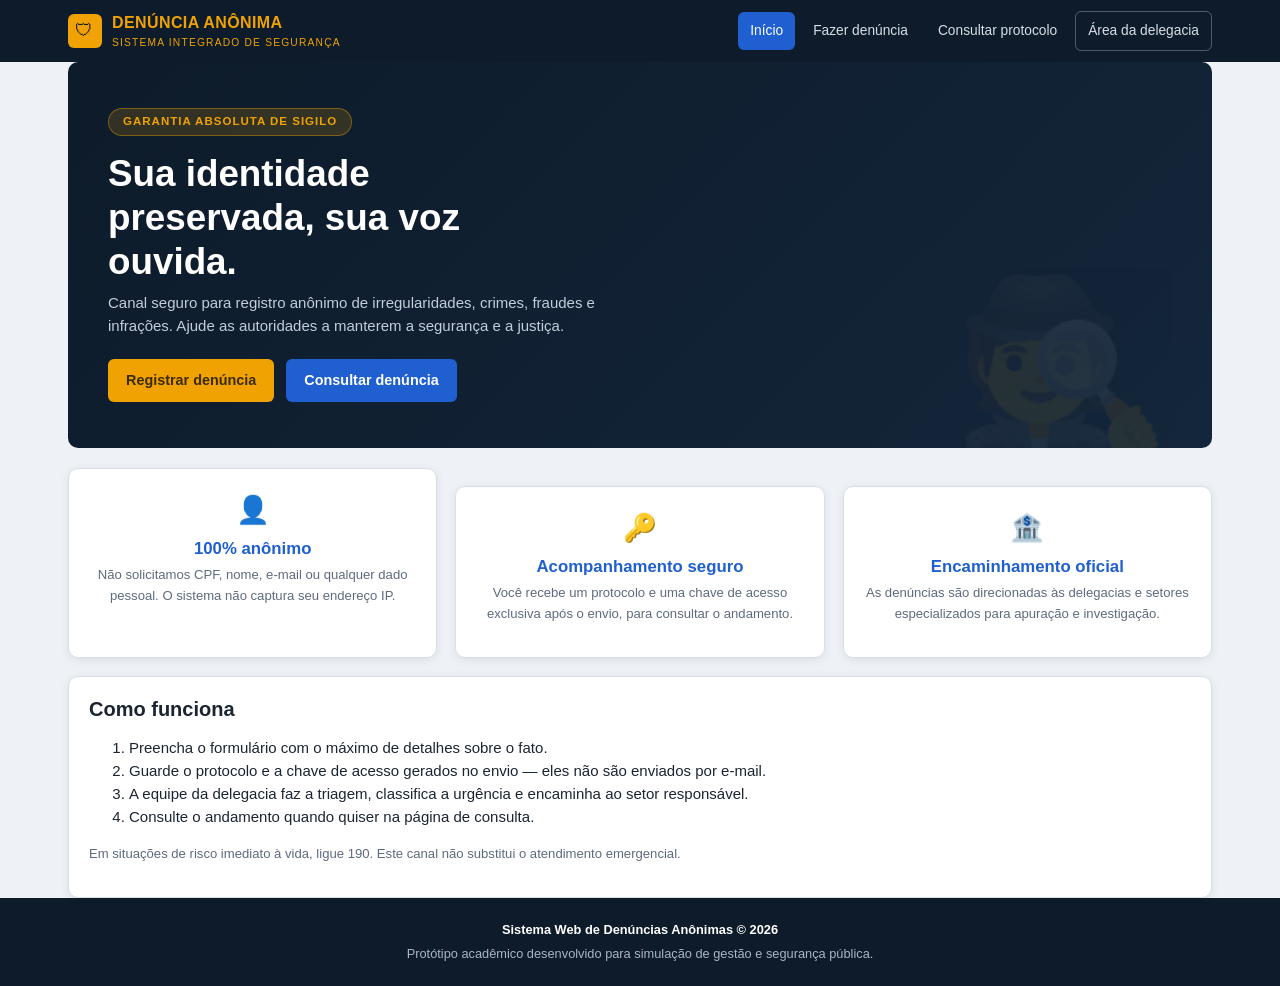
<file: index.html>
<!DOCTYPE html>
<html lang="pt-BR">
<head>
  <meta charset="UTF-8">
  <meta name="viewport" content="width=device-width, initial-scale=1">
  <title>Denúncia Anônima — Sistema Integrado de Segurança</title>
  <meta name="description" content="Canal seguro para registro anônimo de irregularidades, crimes, fraudes e infrações.">
  <link rel="stylesheet" href="css/estilo.css">
</head>
<body>

  <header class="topo">
    <div class="container">
      <a class="marca" href="index.html">
        <span class="escudo" aria-hidden="true">&#128737;</span>
        <span>
          <strong>DENÚNCIA ANÔNIMA</strong>
          <span>SISTEMA INTEGRADO DE SEGURANÇA</span>
        </span>
      </a>

      <button class="abre-menu" aria-label="Abrir menu" aria-expanded="false">&#9776;</button>

      <nav class="menu">
        <a class="ativo" href="index.html">Início</a>
        <a href="denuncia.html">Fazer denúncia</a>
        <a href="consultar.html">Consultar protocolo</a>
        <a class="destaque" href="delegacia.html">Área da delegacia</a>
      </nav>
    </div>
  </header>

  <main class="container">

    <section class="hero">
      <span class="selo">GARANTIA ABSOLUTA DE SIGILO</span>
      <h1>Sua identidade preservada, sua voz ouvida.</h1>
      <p>Canal seguro para registro anônimo de irregularidades, crimes, fraudes e infrações.
         Ajude as autoridades a manterem a segurança e a justiça.</p>
      <div class="hero-acoes">
        <a class="botao botao-primario" href="denuncia.html">Registrar denúncia</a>
        <a class="botao botao-azul" href="consultar.html">Consultar denúncia</a>
      </div>
      <span class="silhueta" aria-hidden="true">&#128373;</span>
    </section>

    <section class="grade-3 destaques">
      <article class="cartao">
        <span class="icone" aria-hidden="true">&#128100;</span>
        <h3>100% anônimo</h3>
        <p class="pequeno texto-suave">Não solicitamos CPF, nome, e-mail ou qualquer dado pessoal.
           O sistema não captura seu endereço IP.</p>
      </article>

      <article class="cartao">
        <span class="icone" aria-hidden="true">&#128273;</span>
        <h3>Acompanhamento seguro</h3>
        <p class="pequeno texto-suave">Você recebe um protocolo e uma chave de acesso exclusiva
           após o envio, para consultar o andamento.</p>
      </article>

      <article class="cartao">
        <span class="icone" aria-hidden="true">&#127974;</span>
        <h3>Encaminhamento oficial</h3>
        <p class="pequeno texto-suave">As denúncias são direcionadas às delegacias e setores
           especializados para apuração e investigação.</p>
      </article>
    </section>

    <section class="cartao" style="margin-top:18px">
      <h2>Como funciona</h2>
      <ol>
        <li>Preencha o formulário com o máximo de detalhes sobre o fato.</li>
        <li>Guarde o protocolo e a chave de acesso gerados no envio — eles não são enviados por e-mail.</li>
        <li>A equipe da delegacia faz a triagem, classifica a urgência e encaminha ao setor responsável.</li>
        <li>Consulte o andamento quando quiser na página de consulta.</li>
      </ol>
      <p class="pequeno texto-suave">Em situações de risco imediato à vida, ligue 190. Este canal não
         substitui o atendimento emergencial.</p>
    </section>

  </main>

  <footer class="rodape">
    <div class="container">
      <strong>Sistema Web de Denúncias Anônimas &copy; <span id="ano">2026</span></strong>
      Protótipo acadêmico desenvolvido para simulação de gestão e segurança pública.
    </div>
  </footer>

  <script src="js/dados.js"></script>
  <script src="js/comum.js"></script>
</body>
</html>
</file>
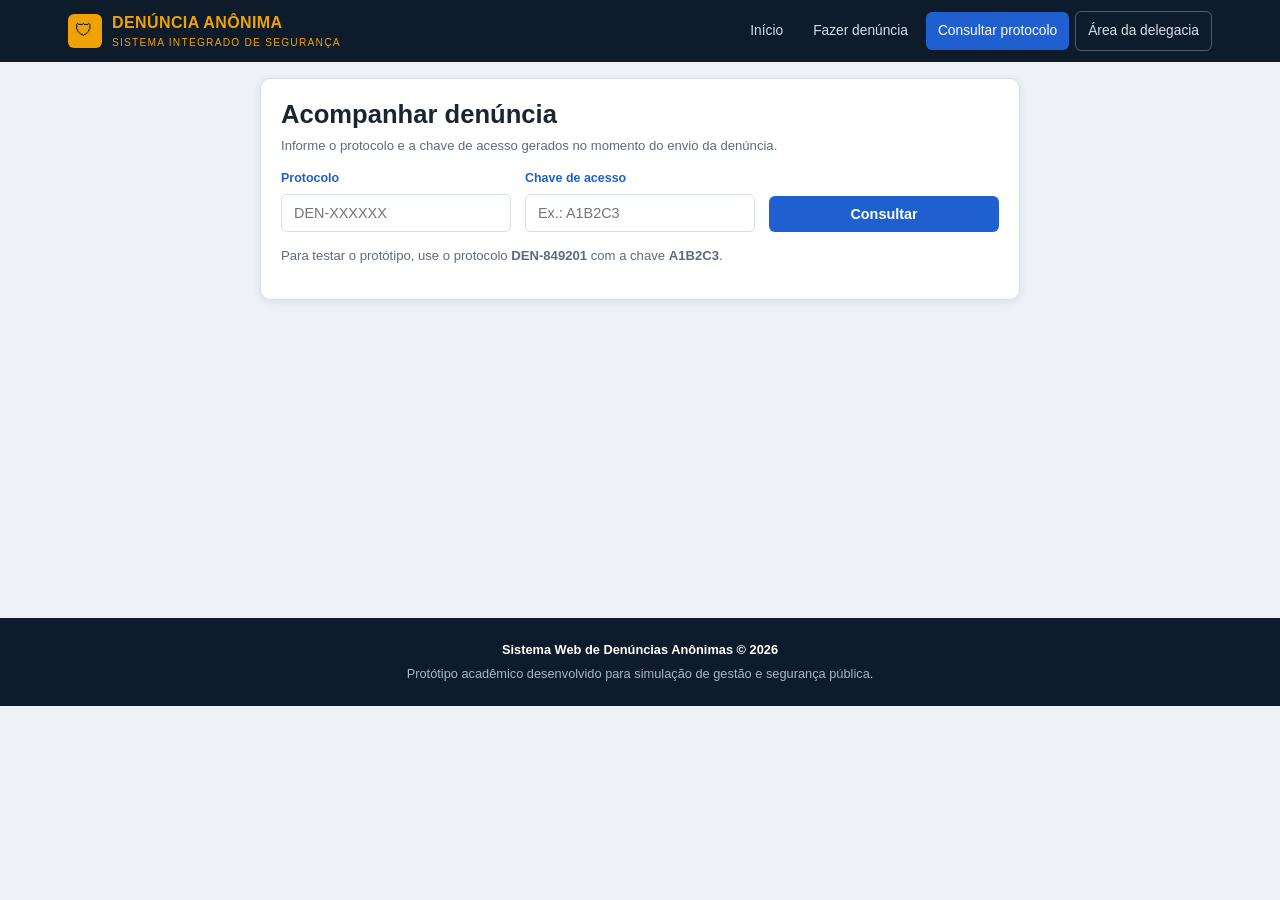
<file: consultar.html>
<!DOCTYPE html>
<html lang="pt-BR">
<head>
  <meta charset="UTF-8">
  <meta name="viewport" content="width=device-width, initial-scale=1">
  <title>Consultar protocolo — Denúncia Anônima</title>
  <link rel="stylesheet" href="css/estilo.css">
</head>
<body>

  <header class="topo">
    <div class="container">
      <a class="marca" href="index.html">
        <span class="escudo" aria-hidden="true">&#128737;</span>
        <span>
          <strong>DENÚNCIA ANÔNIMA</strong>
          <span>SISTEMA INTEGRADO DE SEGURANÇA</span>
        </span>
      </a>
      <button class="abre-menu" aria-label="Abrir menu" aria-expanded="false">&#9776;</button>
      <nav class="menu">
        <a href="index.html">Início</a>
        <a href="denuncia.html">Fazer denúncia</a>
        <a class="ativo" href="consultar.html">Consultar protocolo</a>
        <a class="destaque" href="delegacia.html">Área da delegacia</a>
      </nav>
    </div>
  </header>

  <main class="container">
    <div class="caixa-media">

      <section class="cartao">
        <h1>Acompanhar denúncia</h1>
        <p class="pequeno texto-suave">Informe o protocolo e a chave de acesso gerados no momento do envio da denúncia.</p>

        <div id="aviso-consulta" class="aviso oculto" role="alert"></div>

        <form id="form-consulta" novalidate>
          <div class="linha-campos">
            <div class="campo">
              <label for="protocolo">Protocolo</label>
              <input type="text" id="protocolo" placeholder="DEN-XXXXXX">
            </div>
            <div class="campo">
              <label for="chave">Chave de acesso</label>
              <input type="text" id="chave" placeholder="Ex.: A1B2C3" maxlength="6">
            </div>
            <div class="campo" style="align-self:end">
              <button type="submit" class="botao botao-azul botao-bloco">Consultar</button>
            </div>
          </div>
        </form>

        <p class="pequeno texto-suave">Para testar o protótipo, use o protocolo <strong>DEN-849201</strong>
           com a chave <strong>A1B2C3</strong>.</p>
      </section>

      <section id="resultado" class="cartao oculto"></section>

    </div>
  </main>

  <footer class="rodape">
    <div class="container">
      <strong>Sistema Web de Denúncias Anônimas &copy; <span id="ano">2026</span></strong>
      Protótipo acadêmico desenvolvido para simulação de gestão e segurança pública.
    </div>
  </footer>

  <script src="js/dados.js"></script>
  <script src="js/comum.js"></script>
  <script src="js/consulta.js"></script>
</body>
</html>
</file>
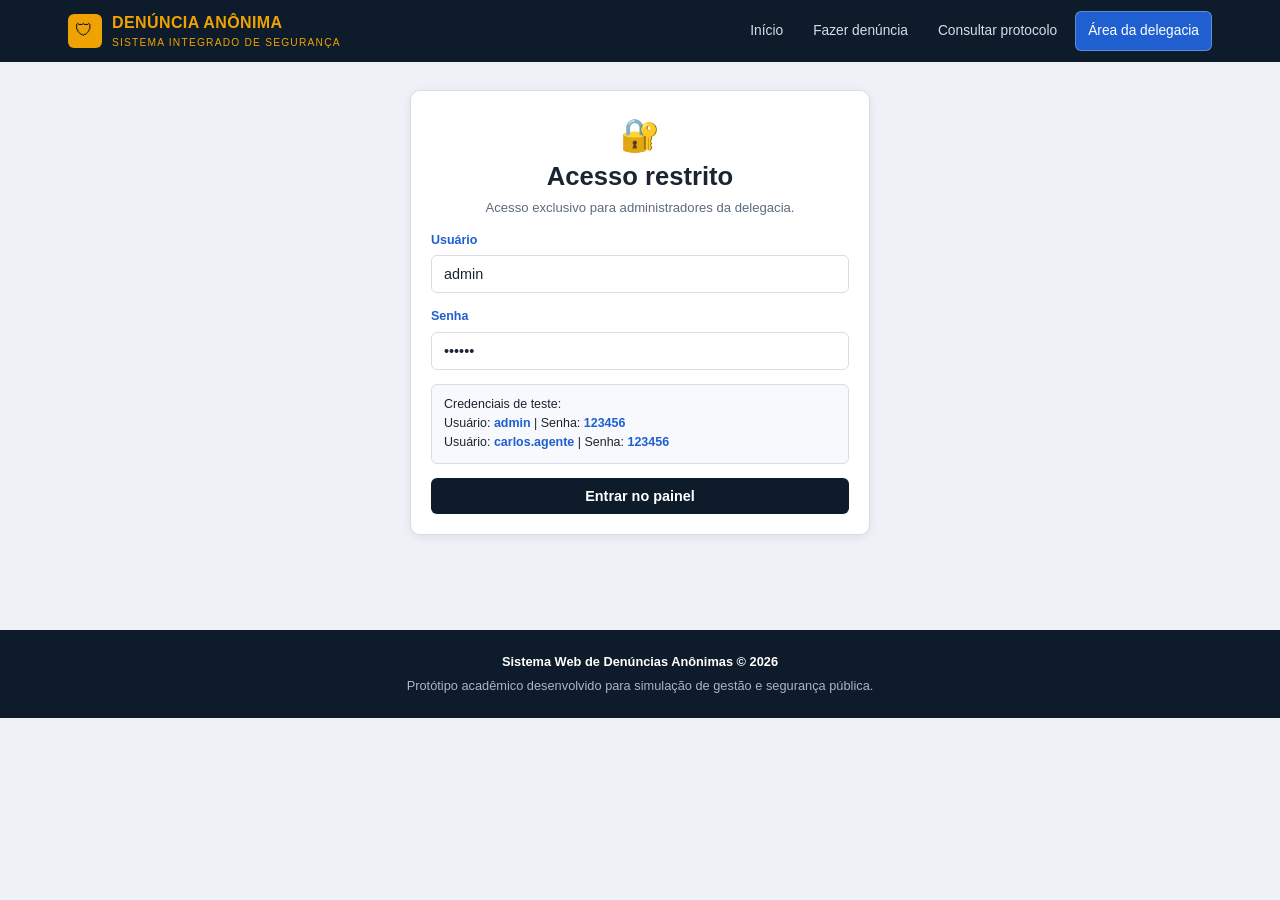
<file: delegacia.html>
<!DOCTYPE html>
<html lang="pt-BR">
<head>
  <meta charset="UTF-8">
  <meta name="viewport" content="width=device-width, initial-scale=1">
  <title>Área da delegacia — Denúncia Anônima</title>
  <link rel="stylesheet" href="css/estilo.css">
</head>
<body>

  <header class="topo">
    <div class="container">
      <a class="marca" href="index.html">
        <span class="escudo" aria-hidden="true">&#128737;</span>
        <span>
          <strong>DENÚNCIA ANÔNIMA</strong>
          <span>SISTEMA INTEGRADO DE SEGURANÇA</span>
        </span>
      </a>
      <button class="abre-menu" aria-label="Abrir menu" aria-expanded="false">&#9776;</button>
      <nav class="menu">
        <a href="index.html">Início</a>
        <a href="denuncia.html">Fazer denúncia</a>
        <a href="consultar.html">Consultar protocolo</a>
        <a class="ativo destaque" href="delegacia.html">Área da delegacia</a>
      </nav>
    </div>
  </header>

  <main class="container">

    <!-- ======================= LOGIN ======================= -->
    <section id="tela-login" class="caixa-estreita">
      <div class="cartao">
        <div class="centro">
          <span style="font-size:2rem" aria-hidden="true">&#128272;</span>
          <h1>Acesso restrito</h1>
          <p class="pequeno texto-suave">Acesso exclusivo para administradores da delegacia.</p>
        </div>

        <div id="aviso-login" class="aviso oculto" role="alert"></div>

        <form id="form-login" novalidate>
          <div class="campo">
            <label for="usuario">Usuário</label>
            <input type="text" id="usuario" value="admin" autocomplete="username">
          </div>
          <div class="campo">
            <label for="senha">Senha</label>
            <input type="password" id="senha" value="123456" autocomplete="current-password">
          </div>
          <div class="credenciais">
            Credenciais de teste:<br>
            Usuário: <strong>admin</strong> | Senha: <strong>123456</strong><br>
            Usuário: <strong>carlos.agente</strong> | Senha: <strong>123456</strong>
          </div>
          <button type="submit" class="botao botao-escuro botao-bloco">Entrar no painel</button>
        </form>
      </div>
    </section>

    <!-- ======================= PAINEL ======================= -->
    <section id="tela-painel" class="oculto">

      <div id="aviso-painel" class="aviso oculto" role="status"></div>

      <div class="painel-topo">
        <div class="identidade">
          <span class="escudo" aria-hidden="true">&#128737;</span>
          <div>
            <strong>Painel de gestão da delegacia</strong>
            <div class="pequeno" id="identidade-agente"></div>
          </div>
        </div>
        <div class="abas">
          <button class="aba ativa" data-aba="dashboard">Dashboard</button>
          <button class="aba" data-aba="denuncias">Denúncias</button>
          <button class="aba" data-aba="agentes">Administradores</button>
          <button class="botao botao-vermelho" id="sair">Sair</button>
        </div>
      </div>

      <!-- Aba: dashboard -->
      <div id="aba-dashboard" class="secao-aba">
        <div class="indicadores">
          <div class="indicador">
            <div class="rotulo">TOTAL GERAL</div><div class="numero" id="total-geral">0</div>
          </div>
          <div class="indicador i-nova">
            <div class="rotulo">NOVAS / RECEBIDAS</div><div class="numero" id="total-recebida">0</div>
          </div>
          <div class="indicador i-analise">
            <div class="rotulo">EM ANÁLISE</div><div class="numero" id="total-analise">0</div>
          </div>
          <div class="indicador i-investigacao">
            <div class="rotulo">EM INVESTIGAÇÃO</div><div class="numero" id="total-investigacao">0</div>
          </div>
          <div class="indicador i-concluida">
            <div class="rotulo">CONCLUÍDAS</div><div class="numero" id="total-concluida">0</div>
          </div>
          <div class="indicador i-arquivada">
            <div class="rotulo">ARQUIVADAS</div><div class="numero" id="total-arquivada">0</div>
          </div>
        </div>

        <div class="grade-2">
          <div class="cartao">
            <h2>Denúncias por nível de urgência</h2>
            <div id="grafico-urgencia"></div>
          </div>
          <div class="cartao">
            <h2>Categorias mais denunciadas</h2>
            <div id="grafico-categorias"></div>
          </div>
        </div>
      </div>

      <!-- Aba: denúncias -->
      <div id="aba-denuncias" class="secao-aba oculto">
        <div class="cartao">
          <h2>Filtros de pesquisa</h2>
          <div class="filtros">
            <input type="search" id="filtro-texto" placeholder="Buscar protocolo ou local...">
            <select id="filtro-categoria"><option value="">Todas as categorias</option></select>
            <select id="filtro-status"><option value="">Todos os status</option></select>
            <select id="filtro-urgencia"><option value="">Todas as urgências</option></select>
            <button class="botao botao-neutro" id="limpar-filtros">Limpar filtros</button>
          </div>
        </div>

        <div class="cartao">
          <p class="pequeno texto-suave" id="contador-denuncias"></p>
          <div class="rolagem">
            <table class="tabela">
              <thead>
                <tr>
                  <th>PROTOCOLO</th><th>DATA/HORA</th><th>CATEGORIA</th>
                  <th>URGÊNCIA</th><th>STATUS</th><th>AÇÃO</th>
                </tr>
              </thead>
              <tbody id="corpo-denuncias"></tbody>
            </table>
          </div>
        </div>
      </div>

      <!-- Aba: administradores -->
      <div id="aba-agentes" class="secao-aba oculto">
        <div class="grade-2">
          <div class="cartao">
            <h2>Novo administrador</h2>
            <form id="form-agente">
              <div class="campo">
                <label for="agente-nome">Nome completo</label>
                <input type="text" id="agente-nome" required>
              </div>
              <div class="campo">
                <label for="agente-login">Usuário / login</label>
                <input type="text" id="agente-login" required>
              </div>
              <div class="campo">
                <label for="agente-setor">Setor / delegacia</label>
                <input type="text" id="agente-setor" placeholder="Ex.: Delegacia de Crimes Cibernéticos">
              </div>
              <div class="campo">
                <label for="agente-permissao">Permissão</label>
                <select id="agente-permissao">
                  <option>Agente Analista</option>
                  <option>Administrador Geral</option>
                </select>
              </div>
              <button type="submit" class="botao botao-escuro botao-bloco">Cadastrar agente</button>
              <p class="pequeno texto-suave">O novo acesso é criado com a senha padrão 123456.</p>
            </form>
          </div>

          <div class="cartao">
            <h2>Equipe de administração cadastrada</h2>
            <div class="rolagem">
              <table class="tabela">
                <thead>
                  <tr><th>NOME</th><th>LOGIN</th><th>SETOR/DELEGACIA</th><th>PERMISSÃO</th><th></th></tr>
                </thead>
                <tbody id="corpo-agentes"></tbody>
              </table>
            </div>
          </div>
        </div>
      </div>

    </section>

    <!-- Modal de gestão da denúncia -->
    <div class="modal oculto" id="modal" role="dialog" aria-modal="true">
      <div class="modal-caixa" id="conteudo-modal"></div>
    </div>

  </main>

  <footer class="rodape">
    <div class="container">
      <strong>Sistema Web de Denúncias Anônimas &copy; <span id="ano">2026</span></strong>
      Protótipo acadêmico desenvolvido para simulação de gestão e segurança pública.
    </div>
  </footer>

  <script src="js/dados.js"></script>
  <script src="js/comum.js"></script>
  <script src="js/admin.js"></script>
</body>
</html>
</file>
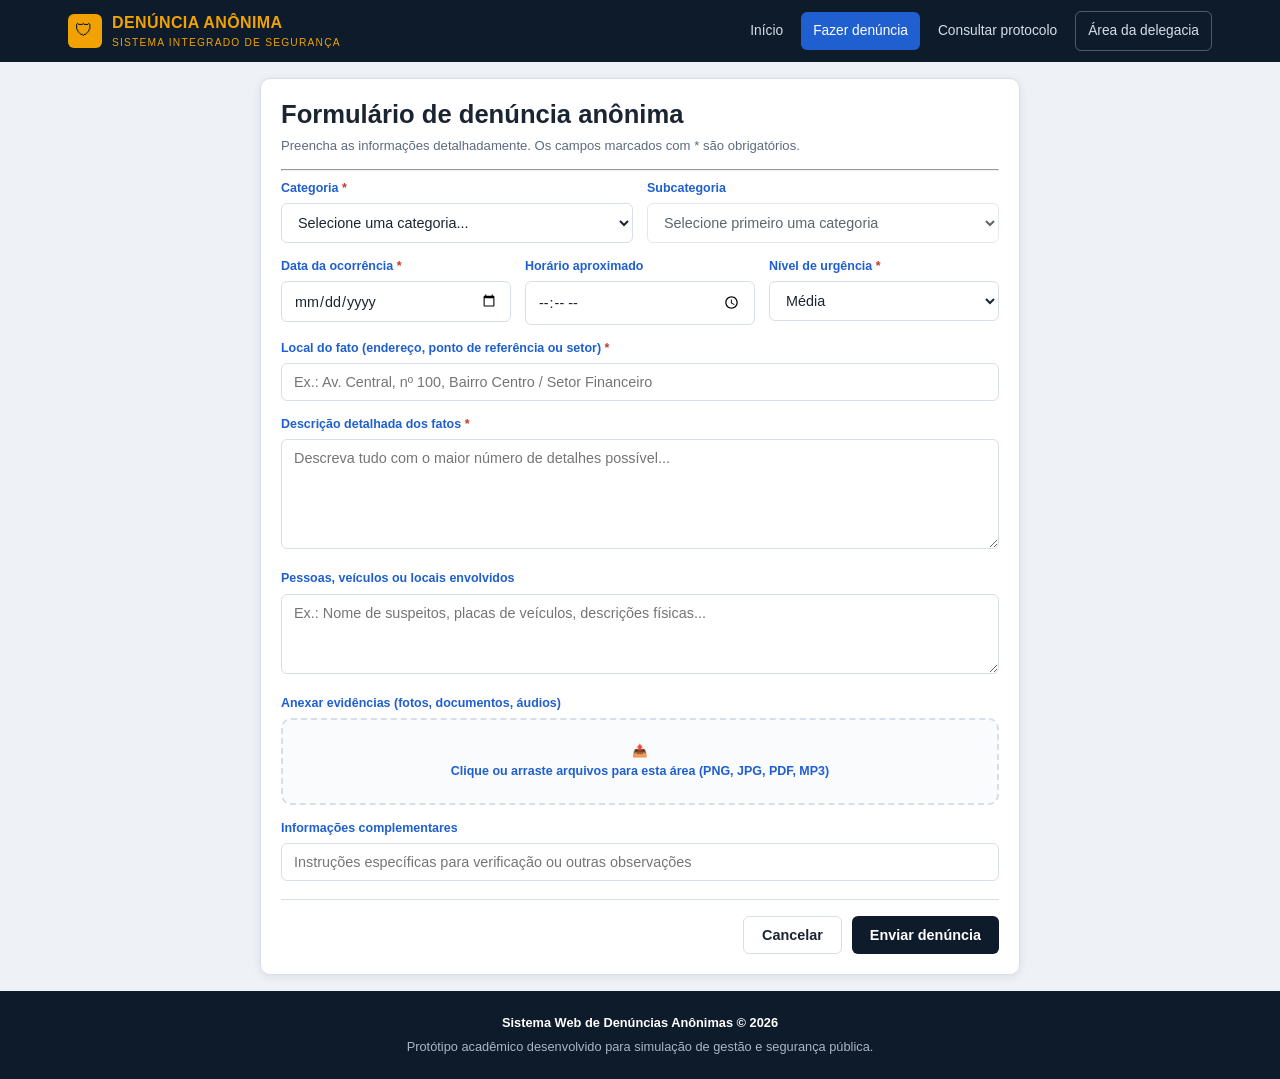
<file: denuncia.html>
<!DOCTYPE html>
<html lang="pt-BR">
<head>
  <meta charset="UTF-8">
  <meta name="viewport" content="width=device-width, initial-scale=1">
  <title>Fazer denúncia — Denúncia Anônima</title>
  <link rel="stylesheet" href="css/estilo.css">
</head>
<body>

  <header class="topo">
    <div class="container">
      <a class="marca" href="index.html">
        <span class="escudo" aria-hidden="true">&#128737;</span>
        <span>
          <strong>DENÚNCIA ANÔNIMA</strong>
          <span>SISTEMA INTEGRADO DE SEGURANÇA</span>
        </span>
      </a>
      <button class="abre-menu" aria-label="Abrir menu" aria-expanded="false">&#9776;</button>
      <nav class="menu">
        <a href="index.html">Início</a>
        <a class="ativo" href="denuncia.html">Fazer denúncia</a>
        <a href="consultar.html">Consultar protocolo</a>
        <a class="destaque" href="delegacia.html">Área da delegacia</a>
      </nav>
    </div>
  </header>

  <main class="container">
    <div class="caixa-media">

      <div id="aviso-form" class="aviso oculto" role="alert"></div>

      <!-- Formulário -->
      <section id="bloco-formulario" class="cartao">
        <h1>Formulário de denúncia anônima</h1>
        <p class="pequeno texto-suave">Preencha as informações detalhadamente.
           Os campos marcados com <span class="obrigatorio">*</span> são obrigatórios.</p>
        <hr>

        <form id="form-denuncia" novalidate>

          <div class="linha-campos-2">
            <div class="campo">
              <label for="categoria">Categoria <span class="obrigatorio">*</span></label>
              <select id="categoria">
                <option value="">Selecione uma categoria...</option>
              </select>
            </div>
            <div class="campo">
              <label for="subcategoria">Subcategoria</label>
              <select id="subcategoria" disabled>
                <option value="">Selecione primeiro uma categoria</option>
              </select>
            </div>
          </div>

          <div class="linha-campos">
            <div class="campo">
              <label for="data-ocorrencia">Data da ocorrência <span class="obrigatorio">*</span></label>
              <input type="date" id="data-ocorrencia">
            </div>
            <div class="campo">
              <label for="horario">Horário aproximado</label>
              <input type="time" id="horario">
            </div>
            <div class="campo">
              <label for="urgencia">Nível de urgência <span class="obrigatorio">*</span></label>
              <select id="urgencia"></select>
            </div>
          </div>

          <div class="campo">
            <label for="local">Local do fato (endereço, ponto de referência ou setor) <span class="obrigatorio">*</span></label>
            <input type="text" id="local" placeholder="Ex.: Av. Central, nº 100, Bairro Centro / Setor Financeiro">
          </div>

          <div class="campo">
            <label for="descricao">Descrição detalhada dos fatos <span class="obrigatorio">*</span></label>
            <textarea id="descricao" placeholder="Descreva tudo com o maior número de detalhes possível..."></textarea>
          </div>

          <div class="campo">
            <label for="envolvidos">Pessoas, veículos ou locais envolvidos</label>
            <textarea id="envolvidos" style="min-height:80px" placeholder="Ex.: Nome de suspeitos, placas de veículos, descrições físicas..."></textarea>
          </div>

          <div class="campo">
            <label for="arquivos">Anexar evidências (fotos, documentos, áudios)</label>
            <label class="area-arquivo" for="arquivos">
              <span aria-hidden="true">&#128228;</span><br>
              Clique ou arraste arquivos para esta área (PNG, JPG, PDF, MP3)
              <input type="file" id="arquivos" multiple accept=".png,.jpg,.jpeg,.pdf,.mp3">
            </label>
            <ul class="lista-arquivos" id="lista-arquivos"></ul>
          </div>

          <div class="campo">
            <label for="complementares">Informações complementares</label>
            <input type="text" id="complementares" placeholder="Instruções específicas para verificação ou outras observações">
          </div>

          <div class="acoes-form">
            <button type="button" class="botao botao-neutro" id="cancelar">Cancelar</button>
            <button type="submit" class="botao botao-escuro">Enviar denúncia</button>
          </div>
        </form>
      </section>

      <!-- Confirmação -->
      <section id="bloco-sucesso" class="oculto">
        <div class="protocolo-caixa">
          <h2>Denúncia registrada</h2>
          <p class="pequeno">Anote os códigos abaixo. Eles não são reenviados e são a única forma de consultar o andamento.</p>
          <div class="par">
            <div class="rotulo">PROTOCOLO</div>
            <div class="valor" id="protocolo-gerado">—</div>
          </div>
          <div class="par">
            <div class="rotulo">CHAVE DE ACESSO</div>
            <div class="valor" id="chave-gerada">—</div>
          </div>
          <div class="hero-acoes" style="justify-content:center">
            <button class="botao botao-primario" id="copiar-codigos">Copiar códigos</button>
            <a class="botao botao-azul" href="consultar.html">Consultar agora</a>
            <a class="botao botao-neutro" href="denuncia.html">Registrar outra</a>
          </div>
        </div>
      </section>

    </div>
  </main>

  <footer class="rodape">
    <div class="container">
      <strong>Sistema Web de Denúncias Anônimas &copy; <span id="ano">2026</span></strong>
      Protótipo acadêmico desenvolvido para simulação de gestão e segurança pública.
    </div>
  </footer>

  <script src="js/dados.js"></script>
  <script src="js/comum.js"></script>
  <script src="js/denuncia.js"></script>
</body>
</html>
</file>
<file: css/estilo.css>
/* =====================================================================
   Sistema Web de Denúncias Anônimas — folha de estilo única
   Organização: 1) tokens  2) base  3) layout  4) componentes
                5) páginas  6) responsivo
   ===================================================================== */

/* ---------- 1) TOKENS ---------- */
:root {
  --azul-noite: #0d1b2a;
  --azul-noite-2: #14263b;
  --azul-acao: #1f5fd0;
  --ambar: #f0a202;
  --ambar-escuro: #c07f00;
  --fundo: #eef1f6;
  --superficie: #ffffff;
  --borda: #d8dee9;
  --texto: #1b2532;
  --texto-suave: #5d6b7e;

  --verde: #1e874b;
  --verde-fundo: #e6f6ec;
  --vermelho: #c0392b;
  --vermelho-fundo: #fdecea;
  --roxo: #6b3fa0;
  --roxo-fundo: #f0eaf9;
  --amarelo-fundo: #fdf4dc;
  --azul-fundo: #e6efFB;

  --raio: 10px;
  --raio-p: 6px;
  --sombra: 0 2px 10px rgba(13, 27, 42, .08);
  --largura: 1180px;
}

/* ---------- 2) BASE ---------- */
* { box-sizing: border-box; }

body {
  margin: 0;
  font-family: "Segoe UI", Roboto, "Helvetica Neue", Arial, sans-serif;
  background: var(--fundo);
  color: var(--texto);
  font-size: 15px;
  line-height: 1.55;
}

h1, h2, h3, h4 { margin: 0 0 .4rem; line-height: 1.2; }
h1 { font-size: 1.6rem; }
h2 { font-size: 1.25rem; }
h3 { font-size: 1.05rem; }
p { margin: 0 0 .8rem; }
a { color: var(--azul-acao); }

:focus-visible {
  outline: 3px solid var(--ambar);
  outline-offset: 2px;
}

.oculto { display: none !important; }
.centro { text-align: center; }
.texto-suave { color: var(--texto-suave); }
.pequeno { font-size: .82rem; }

/* ---------- 3) LAYOUT ---------- */
.container {
  width: 100%;
  max-width: var(--largura);
  margin: 0 auto;
  padding: 0 18px;
}

main { padding: 26px 0 50px; min-height: 60vh; }

.grade-3 {
  display: grid;
  grid-template-columns: repeat(3, 1fr);
  gap: 18px;
}

.grade-2 {
  display: grid;
  grid-template-columns: 1fr 1fr;
  gap: 18px;
}

/* Cabeçalho -------------------------------------------------------- */
.topo {
  background: var(--azul-noite);
  color: #fff;
  position: sticky;
  top: 0;
  z-index: 50;
}

.topo .container {
  display: flex;
  align-items: center;
  justify-content: space-between;
  gap: 14px;
  min-height: 62px;
}

.marca {
  display: flex;
  align-items: center;
  gap: 10px;
  text-decoration: none;
  color: #fff;
}

.marca .escudo {
  width: 34px;
  height: 34px;
  display: grid;
  place-items: center;
  background: var(--ambar);
  color: var(--azul-noite);
  border-radius: var(--raio-p);
  font-size: 1.1rem;
}

.marca strong { display: block; font-size: 1rem; letter-spacing: .4px; }
.marca span { display: block; font-size: .64rem; color: var(--ambar); letter-spacing: 1.2px; }

.menu { display: flex; align-items: center; gap: 6px; }

.menu a {
  color: #d7dee8;
  text-decoration: none;
  font-size: .86rem;
  padding: 8px 12px;
  border-radius: var(--raio-p);
}

.menu a:hover { background: rgba(255, 255, 255, .09); color: #fff; }
.menu a.ativo { background: var(--azul-acao); color: #fff; }
.menu a.destaque { border: 1px solid rgba(255, 255, 255, .28); }

.abre-menu {
  display: none;
  background: transparent;
  border: 1px solid rgba(255, 255, 255, .3);
  color: #fff;
  font-size: 1.2rem;
  border-radius: var(--raio-p);
  padding: 4px 10px;
  cursor: pointer;
}

/* Rodapé ----------------------------------------------------------- */
.rodape {
  background: var(--azul-noite);
  color: #aab6c6;
  text-align: center;
  padding: 22px 0;
  font-size: .8rem;
}

.rodape strong { color: #fff; display: block; margin-bottom: 4px; }

/* ---------- 4) COMPONENTES ---------- */
.cartao {
  background: var(--superficie);
  border: 1px solid var(--borda);
  border-radius: var(--raio);
  box-shadow: var(--sombra);
  padding: 20px;
}

.cartao + .cartao { margin-top: 18px; }

.botao {
  display: inline-flex;
  align-items: center;
  justify-content: center;
  gap: 8px;
  border: 0;
  border-radius: var(--raio-p);
  padding: 10px 18px;
  font-size: .9rem;
  font-weight: 600;
  font-family: inherit;
  cursor: pointer;
  text-decoration: none;
  transition: filter .15s ease;
}

.botao:hover { filter: brightness(1.08); }
.botao-primario { background: var(--ambar); color: #3b2c00; }
.botao-escuro { background: var(--azul-noite); color: #fff; }
.botao-azul { background: var(--azul-acao); color: #fff; }
.botao-vermelho { background: var(--vermelho); color: #fff; }
.botao-neutro { background: #fff; color: var(--texto); border: 1px solid var(--borda); }
.botao-bloco { width: 100%; }

.campo { margin-bottom: 14px; }

.campo label {
  display: block;
  font-size: .78rem;
  font-weight: 700;
  color: var(--azul-acao);
  margin-bottom: 5px;
}

.campo .obrigatorio { color: var(--vermelho); }

input, select, textarea {
  width: 100%;
  padding: 10px 12px;
  font-family: inherit;
  font-size: .9rem;
  color: var(--texto);
  background: #fff;
  border: 1px solid var(--borda);
  border-radius: var(--raio-p);
}

textarea { resize: vertical; min-height: 110px; }

input:focus, select:focus, textarea:focus {
  border-color: var(--azul-acao);
  outline: none;
  box-shadow: 0 0 0 3px rgba(31, 95, 208, .15);
}

.linha-campos {
  display: grid;
  grid-template-columns: repeat(3, 1fr);
  gap: 14px;
}

.linha-campos-2 {
  display: grid;
  grid-template-columns: 1fr 1fr;
  gap: 14px;
}

.area-arquivo {
  border: 2px dashed var(--borda);
  border-radius: var(--raio);
  padding: 22px;
  text-align: center;
  color: var(--texto-suave);
  cursor: pointer;
  background: #fafbfd;
}

.area-arquivo:hover { border-color: var(--azul-acao); }
.area-arquivo input { display: none; }
.lista-arquivos { list-style: none; padding: 0; margin: 10px 0 0; font-size: .82rem; }
.lista-arquivos li { padding: 4px 0; border-bottom: 1px dashed var(--borda); }

.acoes-form {
  display: flex;
  justify-content: flex-end;
  gap: 10px;
  margin-top: 18px;
  border-top: 1px solid var(--borda);
  padding-top: 16px;
}

/* Etiquetas de status / urgência ----------------------------------- */
.etiqueta {
  display: inline-block;
  padding: 3px 10px;
  border-radius: 20px;
  font-size: .74rem;
  font-weight: 700;
}

.st-recebida { background: var(--azul-fundo); color: var(--azul-acao); }
.st-analise { background: var(--amarelo-fundo); color: var(--ambar-escuro); }
.st-investigacao { background: var(--roxo-fundo); color: var(--roxo); }
.st-concluida { background: var(--verde-fundo); color: var(--verde); }
.st-arquivada { background: #eceff3; color: var(--texto-suave); }

.ur-baixa { background: var(--verde-fundo); color: var(--verde); }
.ur-media { background: var(--amarelo-fundo); color: var(--ambar-escuro); }
.ur-alta { background: #fdeee3; color: #c25e00; }
.ur-emergencial { background: var(--vermelho-fundo); color: var(--vermelho); }

/* Tabelas ---------------------------------------------------------- */
.tabela { width: 100%; border-collapse: collapse; }

.tabela th {
  text-align: left;
  font-size: .74rem;
  color: var(--texto-suave);
  letter-spacing: .5px;
  padding: 10px;
  border-bottom: 2px solid var(--borda);
}

.tabela td {
  padding: 12px 10px;
  border-bottom: 1px solid var(--borda);
  font-size: .87rem;
}

.tabela tbody tr:hover { background: #f7f9fc; }
.rolagem { overflow-x: auto; }

/* Avisos ----------------------------------------------------------- */
.aviso {
  border-radius: var(--raio-p);
  padding: 12px 16px;
  margin-bottom: 16px;
  font-size: .88rem;
  border-left: 4px solid;
}

.aviso-ok { background: var(--verde-fundo); border-color: var(--verde); color: #14602f; }
.aviso-erro { background: var(--vermelho-fundo); border-color: var(--vermelho); color: #8e2b20; }
.aviso-info { background: var(--azul-fundo); border-color: var(--azul-acao); color: #1a4795; }

.vazio {
  text-align: center;
  padding: 34px 18px;
  color: var(--texto-suave);
  font-size: .9rem;
}

/* Modal ------------------------------------------------------------ */
.modal {
  position: fixed;
  inset: 0;
  background: rgba(13, 27, 42, .6);
  display: grid;
  place-items: center;
  padding: 18px;
  z-index: 80;
}

.modal-caixa {
  background: #fff;
  border-radius: var(--raio);
  width: min(720px, 100%);
  max-height: 88vh;
  overflow-y: auto;
  padding: 22px;
}

.modal-topo {
  display: flex;
  justify-content: space-between;
  align-items: flex-start;
  border-bottom: 1px solid var(--borda);
  padding-bottom: 12px;
  margin-bottom: 16px;
}

.fechar {
  background: none;
  border: 0;
  font-size: 1.4rem;
  cursor: pointer;
  color: var(--texto-suave);
  line-height: 1;
}

/* ---------- 5) PÁGINAS ---------- */

/* Hero da página inicial */
.hero {
  background: linear-gradient(135deg, var(--azul-noite) 0%, var(--azul-noite-2) 100%);
  color: #fff;
  border-radius: var(--raio);
  padding: 46px 40px;
  position: relative;
  overflow: hidden;
}

.hero h1 { font-size: 2.3rem; max-width: 18ch; }
.hero p { color: #c3cddb; max-width: 60ch; }

.selo {
  display: inline-block;
  background: rgba(240, 162, 2, .16);
  color: var(--ambar);
  border: 1px solid rgba(240, 162, 2, .4);
  border-radius: 20px;
  padding: 4px 14px;
  font-size: .72rem;
  font-weight: 700;
  letter-spacing: 1px;
  margin-bottom: 16px;
}

.hero-acoes { display: flex; gap: 12px; flex-wrap: wrap; margin-top: 22px; }

.silhueta {
  position: absolute;
  right: 40px;
  bottom: -10px;
  font-size: 11rem;
  opacity: .08;
  line-height: 1;
  user-select: none;
}

.destaques { margin-top: 20px; }
.destaques .cartao { text-align: center; }
.destaques .icone { font-size: 1.7rem; display: block; margin-bottom: 8px; }
.destaques h3 { color: var(--azul-acao); }

/* Caixa central estreita (login, consulta) */
.caixa-estreita { width: min(460px, 100%); margin: 28px auto; }
.caixa-media { width: min(760px, 100%); margin: 16px auto; }

.credenciais {
  background: #f7f9fc;
  border: 1px solid var(--borda);
  border-radius: var(--raio-p);
  padding: 10px 12px;
  font-size: .78rem;
  margin-bottom: 14px;
}

.credenciais strong { color: var(--azul-acao); }

/* Protocolo gerado */
.protocolo-caixa {
  background: var(--azul-noite);
  color: #fff;
  border-radius: var(--raio);
  padding: 26px;
  text-align: center;
}

.protocolo-caixa .par {
  display: inline-block;
  margin: 12px 18px;
}

.protocolo-caixa .valor {
  font-family: "Courier New", monospace;
  font-size: 1.6rem;
  font-weight: 700;
  color: var(--ambar);
  letter-spacing: 2px;
}

.protocolo-caixa .rotulo { font-size: .74rem; color: #aab6c6; }

/* Painel administrativo */
.painel-topo {
  background: var(--azul-noite);
  color: #fff;
  border-radius: var(--raio);
  padding: 16px 20px;
  display: flex;
  align-items: center;
  justify-content: space-between;
  gap: 14px;
  flex-wrap: wrap;
  margin-bottom: 18px;
}

.painel-topo .identidade { display: flex; align-items: center; gap: 12px; }
.painel-topo .pequeno { color: #aab6c6; }
.abas { display: flex; gap: 8px; flex-wrap: wrap; }

.aba {
  background: rgba(255, 255, 255, .1);
  color: #dfe6ef;
  border: 0;
  border-radius: var(--raio-p);
  padding: 8px 16px;
  font-size: .85rem;
  font-weight: 600;
  font-family: inherit;
  cursor: pointer;
}

.aba.ativa { background: var(--ambar); color: #3b2c00; }

.indicadores {
  display: grid;
  grid-template-columns: repeat(6, 1fr);
  gap: 12px;
  margin-bottom: 18px;
}

.indicador {
  background: #fff;
  border: 1px solid var(--borda);
  border-left: 4px solid var(--azul-acao);
  border-radius: var(--raio-p);
  padding: 12px 14px;
}

.indicador .rotulo { font-size: .7rem; color: var(--texto-suave); font-weight: 700; }
.indicador .numero { font-size: 1.7rem; font-weight: 700; }
.indicador.i-nova { border-left-color: var(--azul-acao); }
.indicador.i-analise { border-left-color: var(--ambar); }
.indicador.i-investigacao { border-left-color: var(--roxo); }
.indicador.i-concluida { border-left-color: var(--verde); }
.indicador.i-arquivada { border-left-color: #9aa6b5; }

.barra-item { margin-bottom: 12px; }

.barra-topo {
  display: flex;
  justify-content: space-between;
  font-size: .82rem;
  margin-bottom: 4px;
}

.barra {
  height: 7px;
  background: #e6eaf0;
  border-radius: 20px;
  overflow: hidden;
}

.barra span { display: block; height: 100%; background: var(--azul-acao); border-radius: 20px; }
.barra.b-media span { background: var(--ambar); }
.barra.b-alta span { background: #e06d00; }
.barra.b-emergencial span { background: var(--vermelho); }

.filtros {
  display: grid;
  grid-template-columns: 2fr 1fr 1fr 1fr auto;
  gap: 10px;
  align-items: center;
}

.historico { list-style: none; padding: 0; margin: 0; }

.historico li {
  border-left: 2px solid var(--borda);
  padding: 0 0 14px 14px;
  position: relative;
  font-size: .85rem;
}

.historico li::before {
  content: "";
  position: absolute;
  left: -5px;
  top: 6px;
  width: 8px;
  height: 8px;
  border-radius: 50%;
  background: var(--azul-acao);
}

/* ---------- 6) RESPONSIVO ---------- */
@media (max-width: 980px) {
  .indicadores { grid-template-columns: repeat(3, 1fr); }
  .filtros { grid-template-columns: 1fr 1fr; }
  .grade-3 { grid-template-columns: 1fr; }
  .grade-2 { grid-template-columns: 1fr; }
}

@media (max-width: 720px) {
  .abre-menu { display: block; }

  .menu {
    display: none;
    position: absolute;
    top: 62px;
    left: 0;
    right: 0;
    background: var(--azul-noite-2);
    flex-direction: column;
    align-items: stretch;
    padding: 10px;
    gap: 4px;
  }

  .menu.aberto { display: flex; }
  .hero { padding: 32px 22px; }
  .hero h1 { font-size: 1.8rem; }
  .silhueta { display: none; }
  .linha-campos, .linha-campos-2 { grid-template-columns: 1fr; }
  .indicadores { grid-template-columns: repeat(2, 1fr); }
  .filtros { grid-template-columns: 1fr; }
  .acoes-form { flex-direction: column-reverse; }
  .acoes-form .botao { width: 100%; }
}

@media (prefers-reduced-motion: reduce) {
  * { transition: none !important; animation: none !important; }
}

@media print {
  .topo, .rodape, .acoes-form { display: none; }
}
</file>
